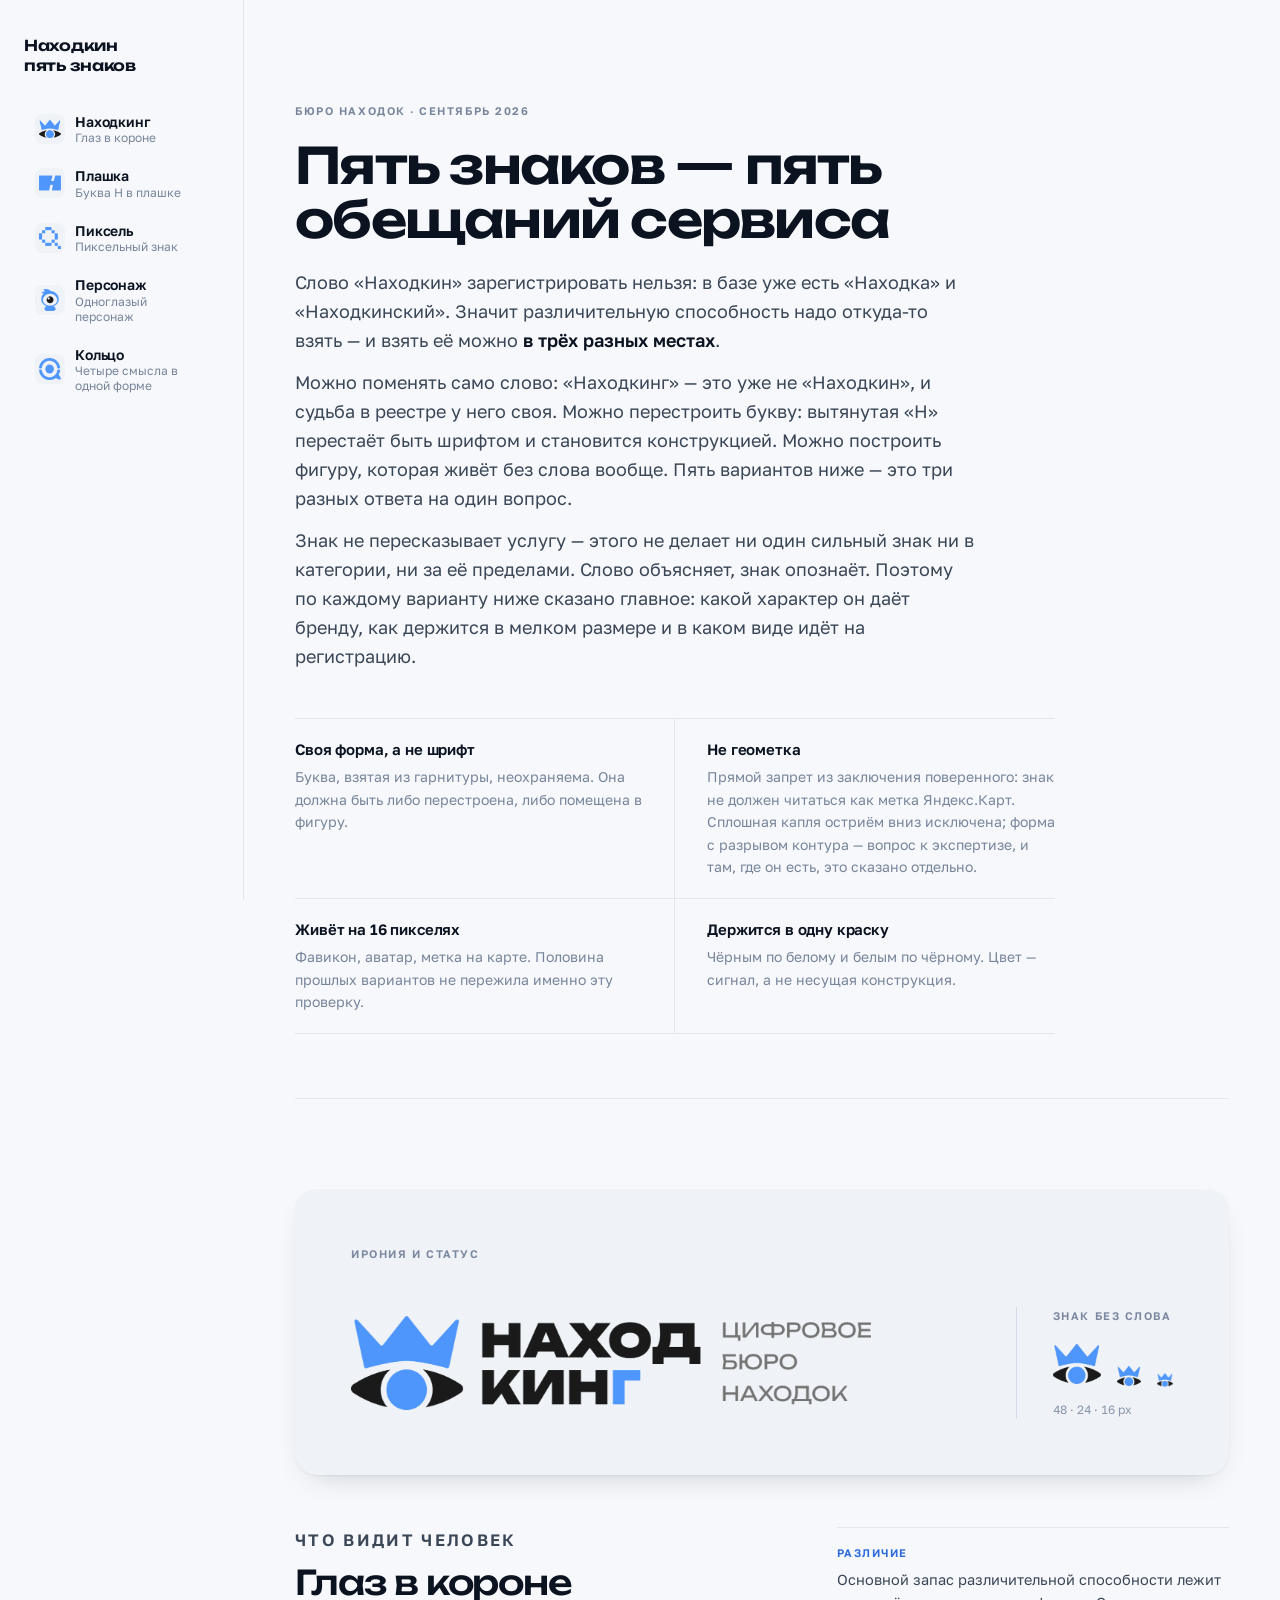
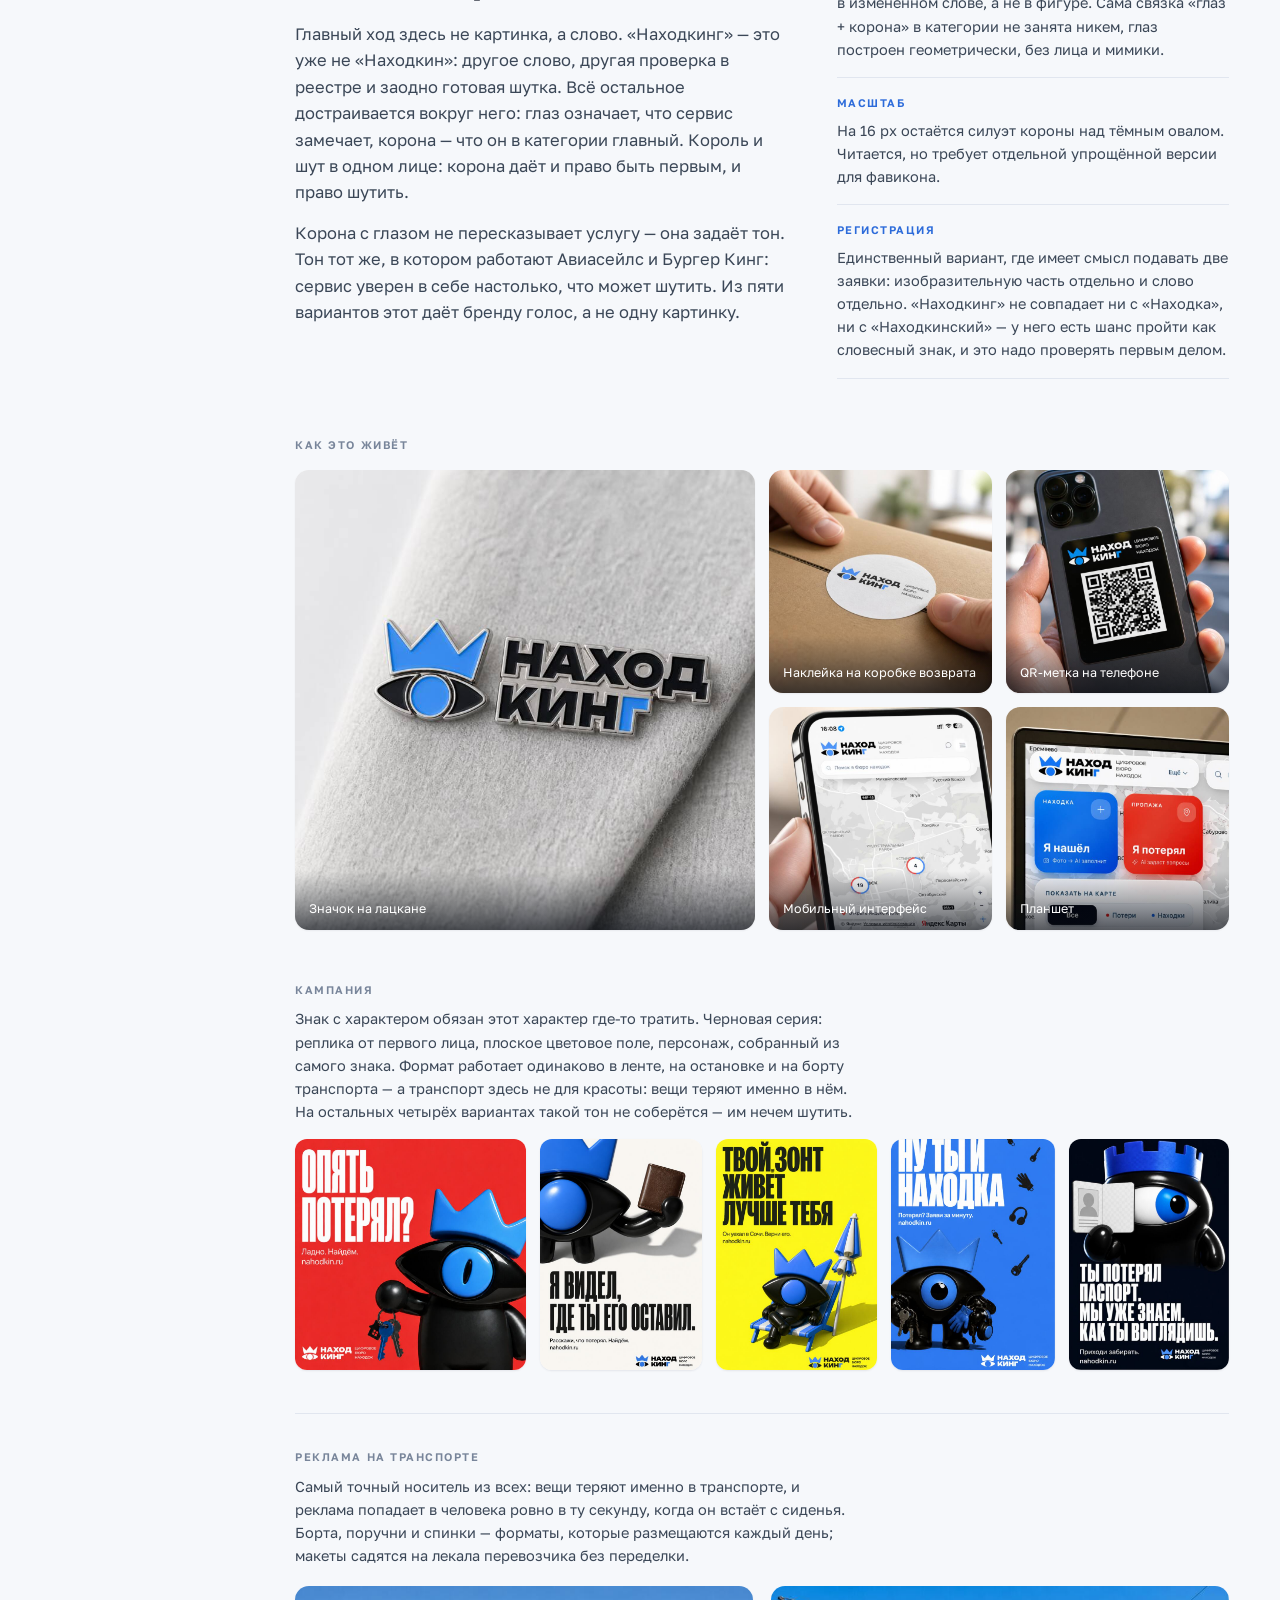
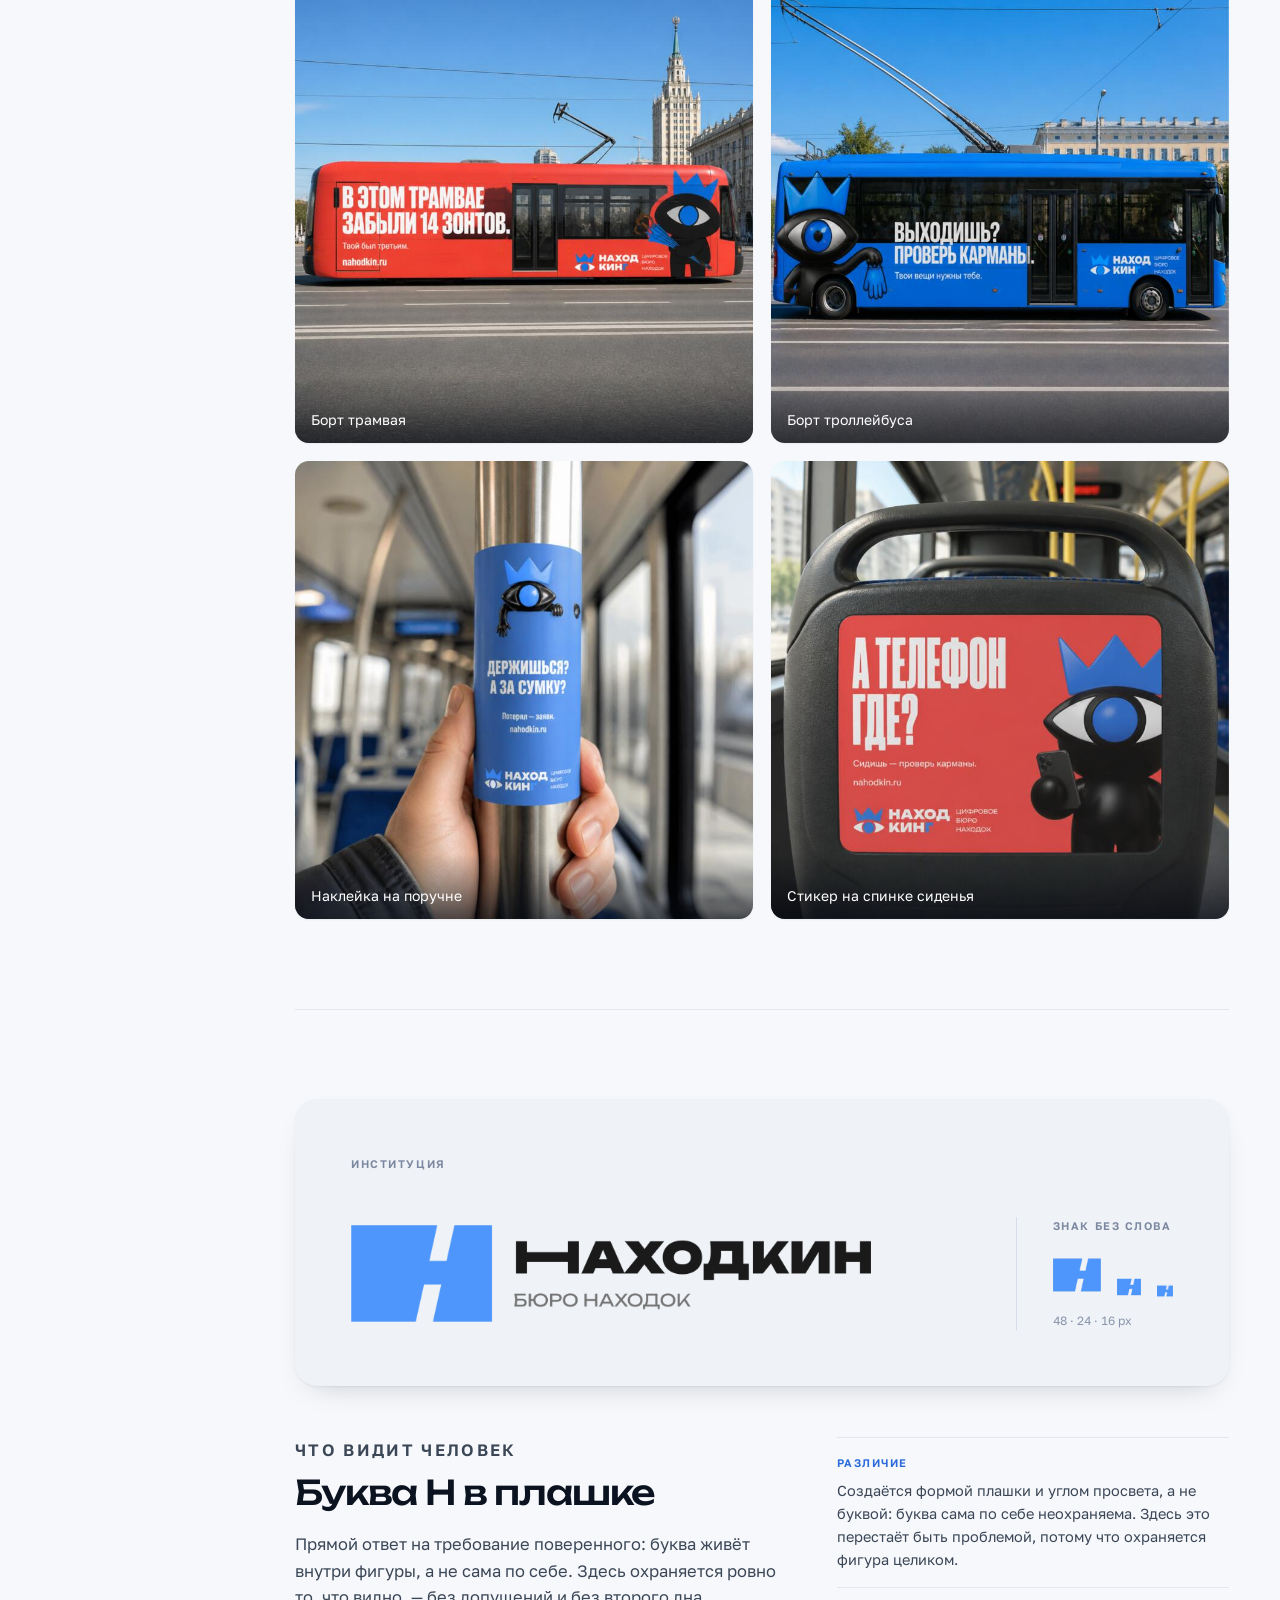
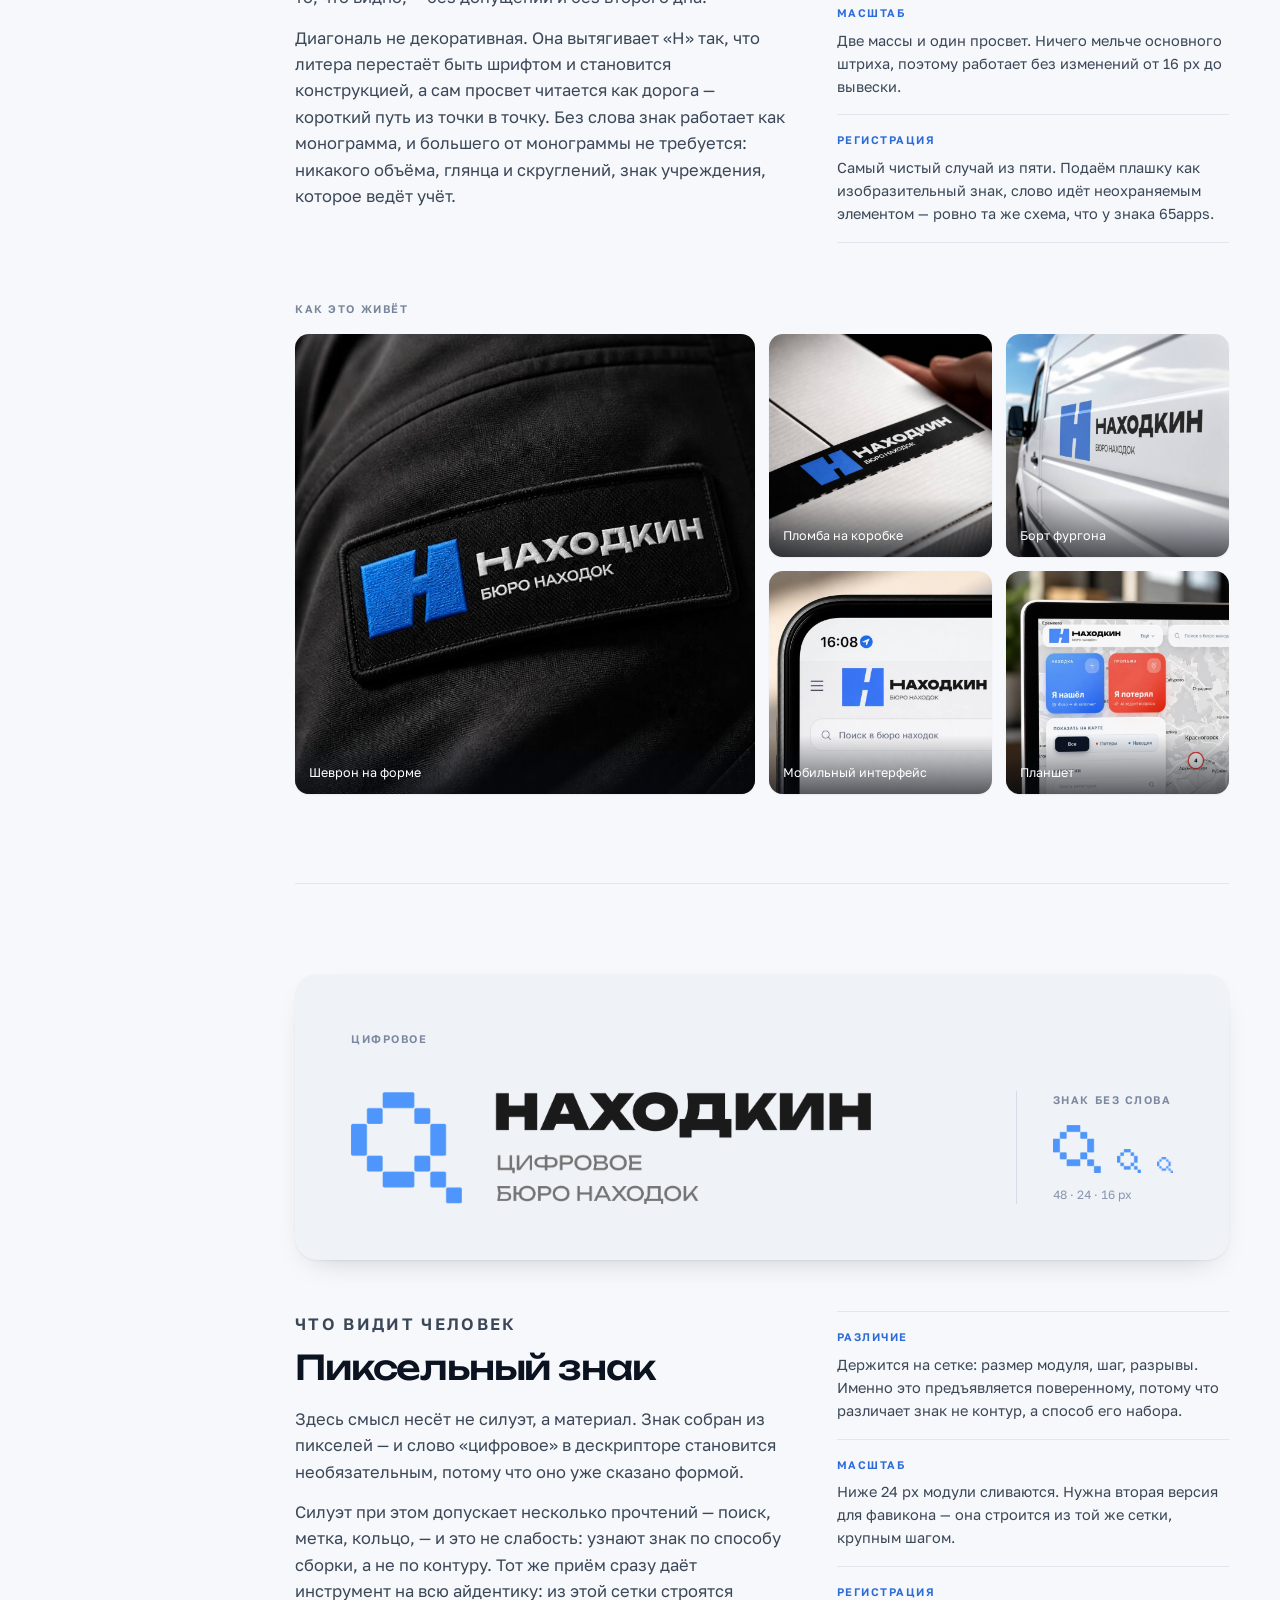
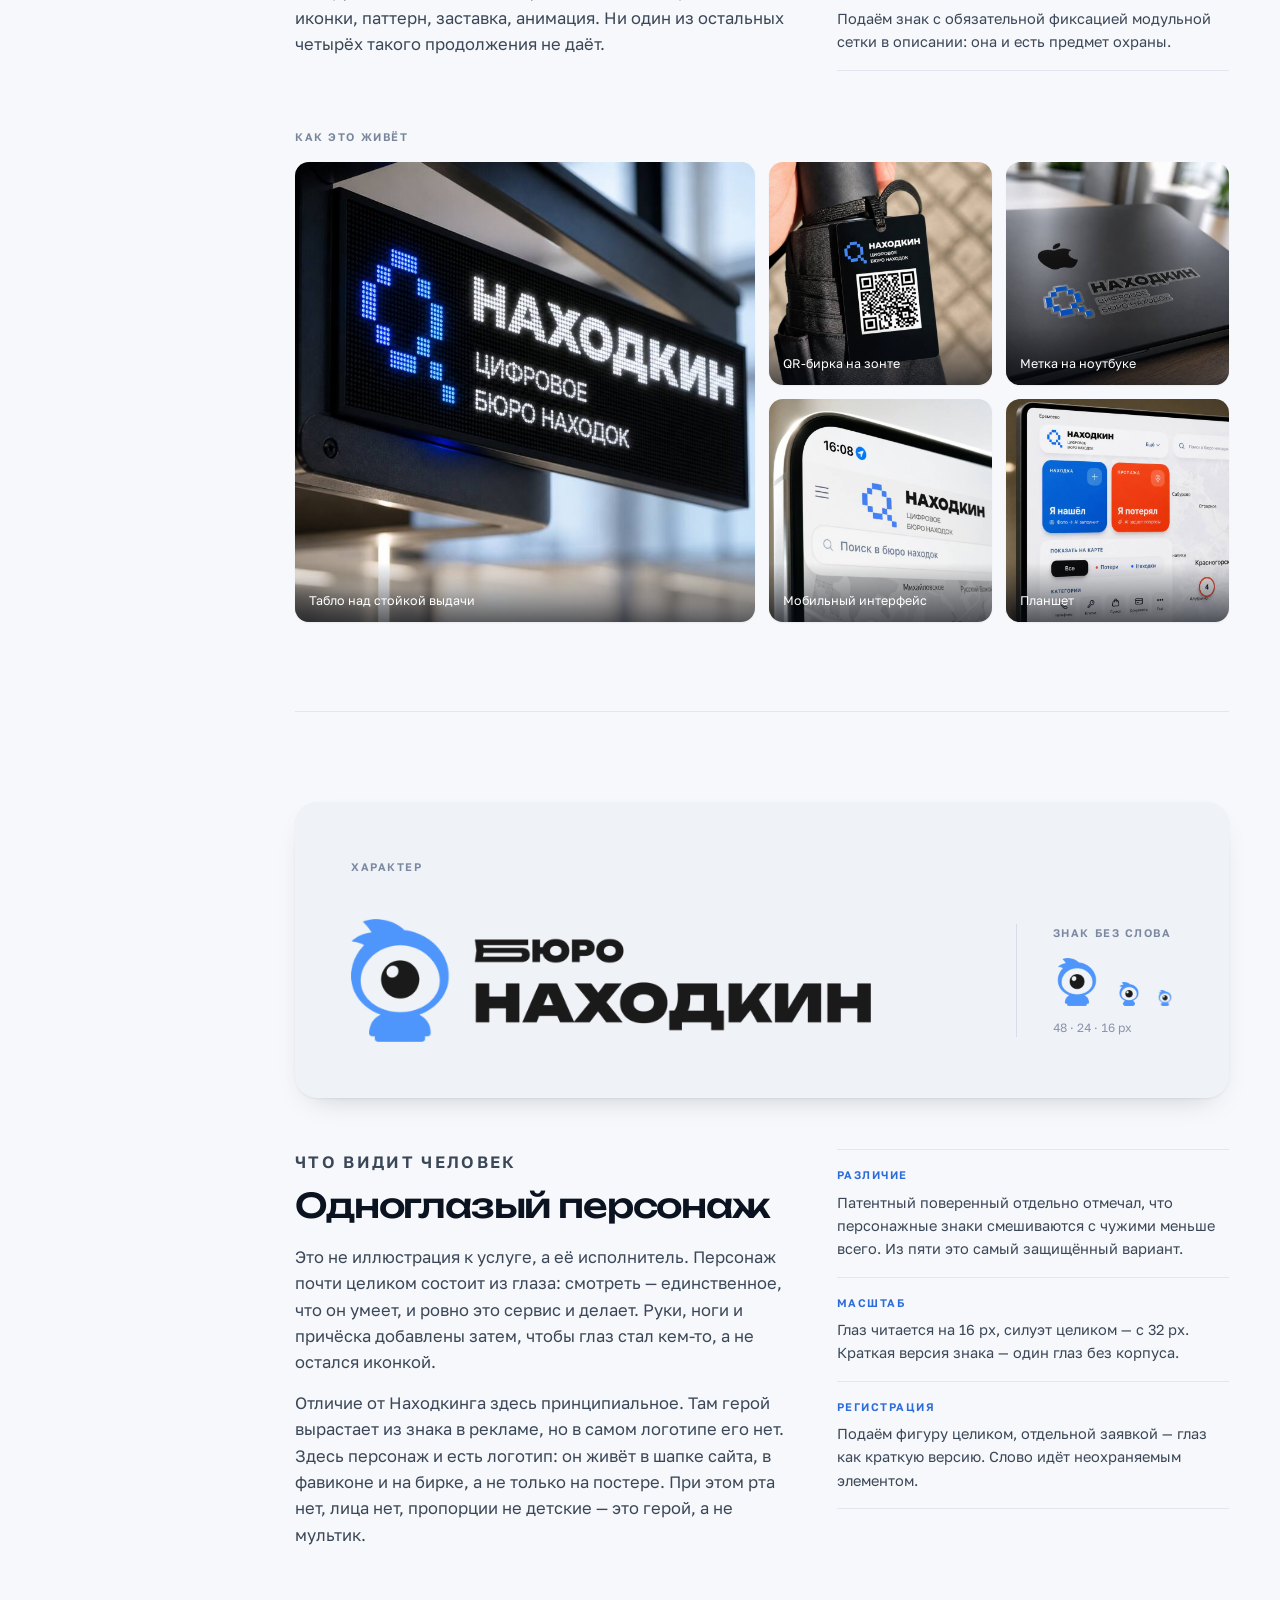
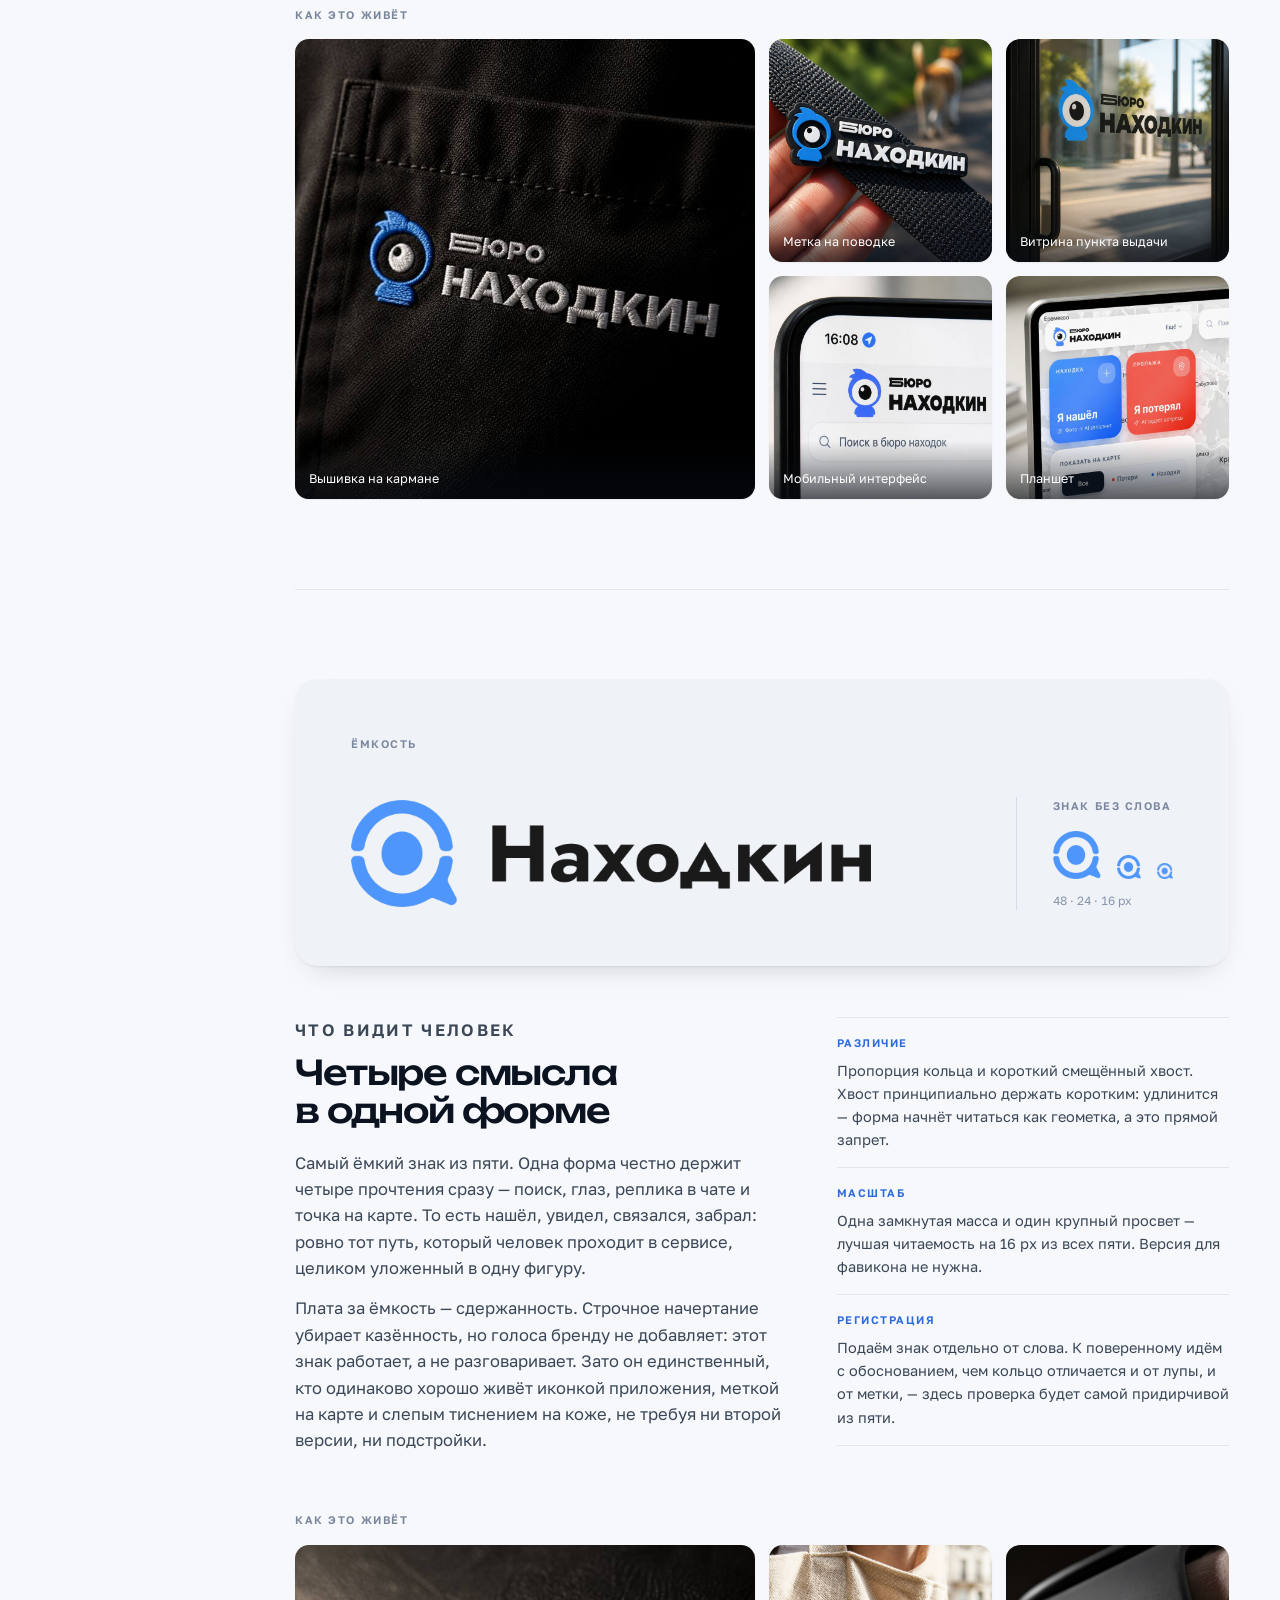
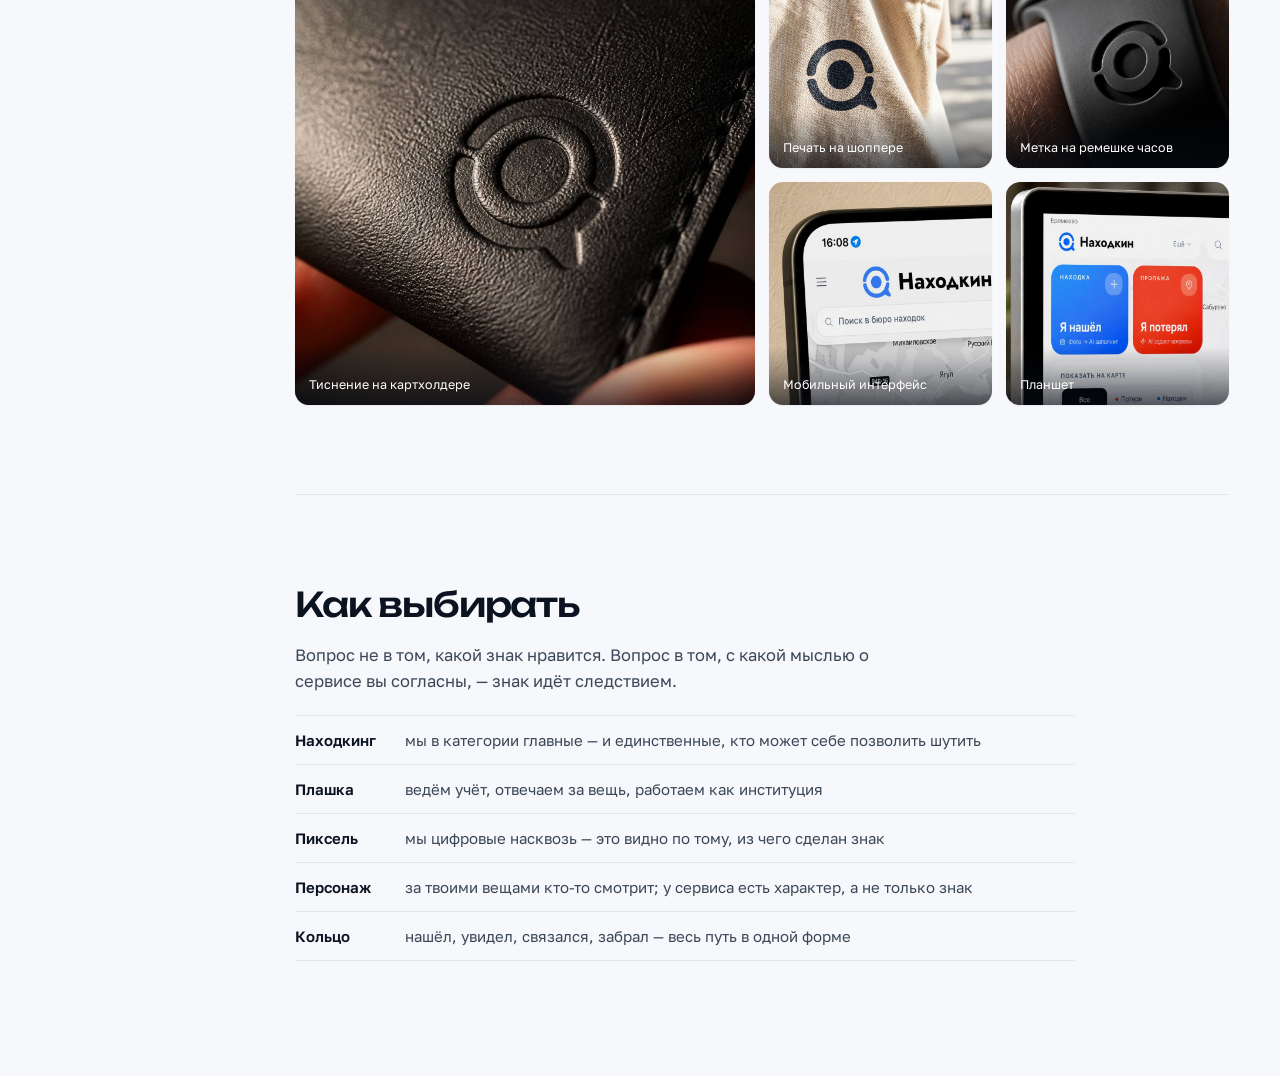
<file: hifi-5a56c98d8a/znaki/index.html>
<!doctype html>
<html lang="ru">
<head>
<meta charset="utf-8">
<meta name="viewport" content="width=device-width, initial-scale=1">
<meta name="robots" content="noindex, nofollow">
<meta name="description" content="Пять вариантов знака «Находкин»: идея, критерии, форма регистрации и носители по каждому.">
<title>Пять знаков Находкина</title>
<link rel="preconnect" href="https://fonts.googleapis.com">
<link rel="preconnect" href="https://fonts.gstatic.com" crossorigin>
<link rel="stylesheet" href="https://fonts.googleapis.com/css2?family=Golos+Text:wght@400..800&family=Unbounded:wght@400..700&display=swap">
<style>
:root {
  --ground:#F6F8FB; --surface:#FFFFFF; --paper:#EFF2F7; --paper-ink:#0B1220;
  --ink:#0B1220; --ink2:#3B4757; --muted:#78859A;
  --rule:#E1E6EF; --rule-2:#CBD3E0; --accent:#2C6BDA; --shadow:0 1px 2px rgba(11,18,32,.05),0 12px 32px -18px rgba(11,18,32,.28);
}
@media (prefers-color-scheme: dark) {
  :root:not([data-theme="light"]) {
    --ground:#080C13; --surface:#101724; --paper:#EAEEF5; --paper-ink:#0B1220;
    --ink:#E8EDF5; --ink2:#B6C1D1; --muted:#8492A6;
    --rule:#1C2432; --rule-2:#2B3547; --accent:#79A9FF; --shadow:0 1px 2px rgba(0,0,0,.4),0 16px 40px -20px rgba(0,0,0,.75);
  }
}
:root[data-theme="dark"] {
  --ground:#080C13; --surface:#101724; --paper:#EAEEF5; --paper-ink:#0B1220;
  --ink:#E8EDF5; --ink2:#B6C1D1; --muted:#8492A6;
  --rule:#1C2432; --rule-2:#2B3547; --accent:#79A9FF; --shadow:0 1px 2px rgba(0,0,0,.4),0 16px 40px -20px rgba(0,0,0,.75);
}

* { box-sizing:border-box; }
body {
  margin:0; background:var(--ground); color:var(--ink);
  font-family:"Golos Text","Golos Text Fallback",-apple-system,BlinkMacSystemFont,"Segoe UI",Roboto,sans-serif;
  font-size:16px; line-height:1.6; -webkit-font-smoothing:antialiased;
}
img { max-width:100%; display:block; }
a { color:inherit; }
h1,h2,h3,h4 { margin:0; text-wrap:balance; }
p { margin:0; }

.label {
  font-size:11px; font-weight:600; letter-spacing:.14em; text-transform:uppercase;
  color:var(--muted); margin:0;
}

/* ── каркас ───────────────────────────────────────────── */
.shell { display:block; }
@media (min-width:1080px) {
  .shell { display:grid; grid-template-columns:244px minmax(0,1fr); align-items:start; }
}

/* ── навигация ────────────────────────────────────────── */
.rail {
  position:sticky; top:0; z-index:30; background:var(--ground);
  border-bottom:1px solid var(--rule);
}
.rail-inner { padding:12px clamp(16px,4vw,32px); }
.rail-title { display:none; }
.nav { display:flex; gap:6px; overflow-x:auto; scrollbar-width:none; }
.nav::-webkit-scrollbar { display:none; }
.nav-item {
  display:flex; align-items:center; gap:10px; flex:0 0 auto;
  padding:7px 12px 7px 8px; border-radius:999px; text-decoration:none;
  border:1px solid transparent; transition:background .18s,border-color .18s;
}
.nav-item:hover { background:var(--surface); }
.nav-item.on { background:var(--surface); border-color:var(--rule-2); }
.nav-mark {
  width:30px; height:30px; flex:0 0 30px; border-radius:8px; background:var(--paper);
  display:grid; place-items:center; padding:4px;
}
.nav-mark img { width:100%; height:100%; object-fit:contain; }
.nav-txt { display:flex; flex-direction:column; line-height:1.25; }
.nav-txt b { font-size:14px; font-weight:600; letter-spacing:-.01em; }
.nav-txt i { display:none; }
.nav-item:focus-visible { outline:2px solid var(--accent); outline-offset:2px; }

@media (min-width:1080px) {
  .rail {
    height:100vh; border-bottom:0; border-right:1px solid var(--rule);
    display:flex; align-items:stretch;
  }
  .rail-inner { padding:36px 24px; width:100%; display:flex; flex-direction:column; gap:26px; }
  .rail-title {
    display:block; font-family:"Unbounded",sans-serif; font-weight:600;
    font-size:15px; letter-spacing:-.02em; line-height:1.35;
  }
  .rail-title span { display:block; font-family:inherit; }
  .nav { flex-direction:column; overflow:visible; gap:2px; }
  .nav-item { border-radius:12px; padding:9px 10px; }
  .nav-txt i { display:block; font-style:normal; font-size:12px; color:var(--muted); }
}

/* ── содержимое ───────────────────────────────────────── */
main { padding:0 clamp(18px,4vw,64px); max-width:1180px; }

.hero { padding:clamp(48px,8vw,104px) 0 clamp(36px,5vw,64px); max-width:760px; }
.hero h1 {
  font-family:"Unbounded",sans-serif; font-weight:600;
  font-size:clamp(30px,5.4vw,50px); line-height:1.08; letter-spacing:-.035em;
}
.hero .kicker { margin-bottom:18px; }
.hero .lede {
  margin-top:22px; font-size:clamp(16px,1.7vw,18px); color:var(--ink2); max-width:62ch;
}
.hero .lede + .lede { margin-top:14px; }
.hero .lede em { font-style:normal; color:var(--ink); font-weight:600; }

.crits {
  display:grid; gap:0; margin-top:clamp(32px,4vw,48px);
  border-top:1px solid var(--rule);
}
@media (min-width:720px) { .crits { grid-template-columns:1fr 1fr; } }
.crit { padding:18px 0 20px; border-bottom:1px solid var(--rule); }
@media (min-width:720px) {
  .crit:nth-child(odd) { padding-right:32px; border-right:1px solid var(--rule); }
  .crit:nth-child(even) { padding-left:32px; }
}
.crit h4 { font-size:15px; font-weight:600; letter-spacing:-.01em; }
.crit p { margin-top:5px; font-size:14px; color:var(--muted); }

/* ── глава ────────────────────────────────────────────── */
.chapter { padding:clamp(52px,7vw,104px) 0; border-top:1px solid var(--rule); scroll-margin-top:88px; }
@media (min-width:1080px) { .chapter { scroll-margin-top:24px; } }

.stage {
  background:var(--paper); color:var(--paper-ink); border-radius:22px;
  padding:clamp(28px,5vw,56px); display:grid; gap:clamp(24px,4vw,44px);
  box-shadow:var(--shadow);
}
@media (min-width:860px) {
  .stage { grid-template-columns:minmax(0,1fr) auto; align-items:center; }
}
.stage-tag {
  grid-column:1/-1; font-size:11px; font-weight:600; letter-spacing:.14em;
  text-transform:uppercase; color:#7C88A0;
}
.lockup { width:100%; max-width:520px; height:auto; }
.sizes { display:flex; flex-direction:column; gap:12px; }
@media (min-width:860px) {
  .sizes { border-left:1px solid #D6DCE8; padding-left:clamp(20px,3vw,36px); }
}
.sizes .label { color:#7C88A0; }
.sizes-row { display:flex; align-items:flex-end; gap:16px; height:52px; }
.sz { display:block; }
.sz img { display:block; width:100%; height:100%; object-fit:contain; }
.sz-48 { width:48px; height:48px; }
.sz-24 { width:24px; height:24px; }
.sz-16 { width:16px; height:16px; }
.sizes-note { font-size:12px; color:#8A96AC; font-variant-numeric:tabular-nums; }

.cols { display:grid; gap:clamp(28px,4vw,56px); margin-top:clamp(32px,4vw,56px); }
@media (min-width:900px) { .cols { grid-template-columns:minmax(0,1.25fr) minmax(0,1fr); } }
.idea .glance {
  font-family:"Unbounded",sans-serif; font-weight:500;
  font-size:clamp(24px,3.4vw,34px); letter-spacing:-.035em; line-height:1.12;
  margin:10px 0 20px;
}
.idea p { font-size:16.5px; color:var(--ink2); max-width:60ch; }
.idea p + p { margin-top:14px; }

.spec { margin:0; border-top:1px solid var(--rule); }
.spec-row { padding:16px 0; border-bottom:1px solid var(--rule); }
.spec dt {
  font-size:11px; font-weight:600; letter-spacing:.14em; text-transform:uppercase;
  color:var(--accent);
}
.spec dd { margin:7px 0 0; font-size:14.5px; color:var(--ink2); }

.campaign { margin-top:clamp(30px,4vw,52px); }
.campaign-note { margin:9px 0 16px; font-size:14.5px; color:var(--ink2); max-width:62ch; }
.posters { display:flex; gap:clamp(8px,1.1vw,14px); align-items:flex-start; }
.poster { flex-shrink:1; flex-basis:0; min-width:0; }
.poster-btn {
  display:block; width:100%; padding:0; border:0; background:var(--surface);
  border-radius:12px; overflow:hidden; cursor:zoom-in; line-height:0;
  box-shadow:0 1px 2px rgba(11,18,32,.08);
}
.poster-btn img { width:100%; height:auto; display:block; transition:transform .4s cubic-bezier(.2,.7,.3,1); }
.poster-btn:hover img { transform:scale(1.02); }
.poster-btn:focus-visible { outline:2px solid var(--accent); outline-offset:3px; }
@media (max-width:699px) {
  .posters { overflow-x:auto; padding-bottom:8px; scrollbar-width:none; }
  .posters::-webkit-scrollbar { display:none; }
  .poster { flex:0 0 auto; }
  .poster-btn img { height:360px; width:auto; }
}

.transport-block {
  margin-top:clamp(26px,3.4vw,44px); padding-top:clamp(22px,3vw,34px);
  border-top:1px solid var(--rule);
}
.transport-block .campaign-note { margin:9px 0 18px; }
.transport { display:grid; grid-template-columns:1fr; gap:clamp(10px,1.4vw,18px); }
@media (min-width:560px) { .transport { grid-template-columns:repeat(2,1fr); } }
.transport .cap { font-size:14px; padding:34px 16px 14px; }

.carriers { margin-top:clamp(34px,4.5vw,60px); }
.carriers-label { margin-bottom:16px; }
.shots { display:grid; grid-template-columns:repeat(2,1fr); gap:clamp(8px,1.1vw,14px); }
@media (min-width:700px) { .shots { grid-template-columns:repeat(4,1fr); } }
.s1 { grid-column:span 2; grid-row:span 2; }
.shot { margin:0; position:relative; }
.shot-btn {
  display:block; width:100%; aspect-ratio:1/1; padding:0; border:0; background:var(--surface);
  border-radius:14px; overflow:hidden; cursor:zoom-in; line-height:0;
  box-shadow:0 1px 2px rgba(11,18,32,.06);
}
.shot-btn img { width:100%; height:100%; object-fit:cover; transition:transform .4s cubic-bezier(.2,.7,.3,1); }
.shot-btn:hover img { transform:scale(1.02); }
.shot-btn:focus-visible { outline:2px solid var(--accent); outline-offset:3px; }
.cap {
  position:absolute; left:0; right:0; bottom:0; padding:30px 14px 12px;
  font-size:12.5px; line-height:1.3; color:#fff; pointer-events:none; border-radius:0 0 14px 14px;
  background:linear-gradient(to top, rgba(6,10,18,.66), rgba(6,10,18,.28) 55%, rgba(6,10,18,0));
}

/* ── финал ────────────────────────────────────────────── */
.outro { padding:clamp(52px,7vw,104px) 0 clamp(64px,9vw,130px); border-top:1px solid var(--rule); }
.outro-grid { display:grid; gap:clamp(28px,4vw,56px); }
.outro-grid { max-width:780px; }
.outro h2 {
  font-family:"Unbounded",sans-serif; font-weight:500;
  font-size:clamp(24px,3.4vw,34px); letter-spacing:-.035em; line-height:1.15; margin-bottom:18px;
}
.outro p { font-size:16.5px; color:var(--ink2); max-width:60ch; }
.outro p + p { margin-top:14px; }
.choices { margin:20px 0 0; padding:0; list-style:none; border-top:1px solid var(--rule); }
.choices li {
  display:flex; gap:14px; align-items:baseline; padding:12px 0;
  border-bottom:1px solid var(--rule); font-size:15px; color:var(--ink2);
}
.choices b { flex:0 0 96px; color:var(--ink); font-weight:600; }

/* ── лайтбокс ─────────────────────────────────────────── */
.lb {
  position:fixed; inset:0; z-index:80; background:rgba(6,10,18,.88);
  display:grid; place-items:center; padding:clamp(16px,4vw,48px); gap:14px;
  grid-template-rows:1fr auto; cursor:zoom-out;
}
.lb img { max-width:min(100%,900px); max-height:78vh; border-radius:16px; object-fit:contain; }
.lb p { color:#C9D3E4; font-size:13px; text-align:center; }

/* ── появление ────────────────────────────────────────── */
.chapter, .outro { opacity:0; transform:translateY(14px); transition:opacity .6s ease, transform .6s cubic-bezier(.2,.7,.3,1); }
.chapter.in, .outro.in { opacity:1; transform:none; }
@media (prefers-reduced-motion: reduce) {
  .chapter, .outro { opacity:1; transform:none; transition:none; }
  .shot-btn img, .poster-btn img { transition:none; }
  html { scroll-behavior:auto; }
}
html { scroll-behavior:smooth; }
</style>
<style>html{color-scheme:light dark}*{-webkit-text-size-adjust:100%}img{max-width:100%}[hidden]{display:none!important}</style>
</head>
<body>


<div class="shell">
  <aside class="rail">
    <div class="rail-inner">
      <p class="rail-title">Находкин<span>пять знаков</span></p>
      <nav class="nav" aria-label="Варианты знака">
        <a class="nav-item" href="#nahodking" data-target="nahodking"><span class="nav-mark"><img src="img/sym-g19.png" alt=""></span><span class="nav-txt"><b>Находкинг</b><i>Глаз в короне</i></span></a>
<a class="nav-item" href="#flag" data-target="flag"><span class="nav-mark"><img src="img/sym-g8.png" alt=""></span><span class="nav-txt"><b>Плашка</b><i>Буква Н в плашке</i></span></a>
<a class="nav-item" href="#pixel" data-target="pixel"><span class="nav-mark"><img src="img/sym-g4.png" alt=""></span><span class="nav-txt"><b>Пиксель</b><i>Пиксельный знак</i></span></a>
<a class="nav-item" href="#character" data-target="character"><span class="nav-mark"><img src="img/sym-g11.png" alt=""></span><span class="nav-txt"><b>Персонаж</b><i>Одноглазый персонаж</i></span></a>
<a class="nav-item" href="#ring" data-target="ring"><span class="nav-mark"><img src="img/sym-g13.png" alt=""></span><span class="nav-txt"><b>Кольцо</b><i>Четыре смысла в одной форме</i></span></a>
      </nav>
    </div>
  </aside>

  <main>
    <header class="hero">
      <p class="label kicker">Бюро находок · сентябрь 2026</p>
      <h1>Пять знаков — пять обещаний сервиса</h1>
      <p class="lede">Слово «Находкин» зарегистрировать нельзя: в базе уже есть «Находка» и «Находкинский». Значит различительную способность надо откуда-то взять — и взять её можно <em>в трёх разных местах</em>.</p>
      <p class="lede">Можно поменять само слово: «Находкинг» — это уже не «Находкин», и судьба в реестре у него своя. Можно перестроить букву: вытянутая «Н» перестаёт быть шрифтом и становится конструкцией. Можно построить фигуру, которая живёт без слова вообще. Пять вариантов ниже — это три разных ответа на один вопрос.</p>
      <p class="lede">Знак не пересказывает услугу — этого не делает ни один сильный знак ни в категории, ни за её пределами. Слово объясняет, знак опознаёт. Поэтому по каждому варианту ниже сказано главное: какой характер он даёт бренду, как держится в мелком размере и в каком виде идёт на регистрацию.</p>
      <div class="crits">
        <div class="crit"><h4>Своя форма, а не шрифт</h4><p>Буква, взятая из гарнитуры, неохраняема. Она должна быть либо перестроена, либо помещена в фигуру.</p></div>
<div class="crit"><h4>Не геометка</h4><p>Прямой запрет из заключения поверенного: знак не должен читаться как метка Яндекс.Карт. Сплошная капля остриём вниз исключена; форма с разрывом контура — вопрос к экспертизе, и там, где он есть, это сказано отдельно.</p></div>
<div class="crit"><h4>Живёт на 16 пикселях</h4><p>Фавикон, аватар, метка на карте. Половина прошлых вариантов не пережила именно эту проверку.</p></div>
<div class="crit"><h4>Держится в одну краску</h4><p>Чёрным по белому и белым по чёрному. Цвет — сигнал, а не несущая конструкция.</p></div>
      </div>
    </header>

    
<section class="chapter" id="nahodking">
  <div class="stage">
    <p class="stage-tag">Ирония и статус</p>
    <img class="lockup" src="img/lock-g19.png" alt="Логотип «Находкинг»">
    <div class="sizes">
      <p class="label">Знак без слова</p>
      <div class="sizes-row">
        <span class="sz sz-48"><img src="img/sym-g19.png" alt=""></span>
        <span class="sz sz-24"><img src="img/sym-g19.png" alt=""></span>
        <span class="sz sz-16"><img src="img/sym-g19.png" alt=""></span>
      </div>
      <p class="sizes-note">48 · 24 · 16 px</p>
    </div>
  </div>

  <div class="cols">
    <div class="idea">
      <p class="label">Что видит человек</p>
      <h3 class="glance">Глаз в короне</h3>
      <p>Главный ход здесь не картинка, а слово. «Находкинг» — это уже не «Находкин»: другое слово, другая проверка в реестре и заодно готовая шутка. Всё остальное достраивается вокруг него: глаз означает, что сервис замечает, корона — что он в категории главный. Король и шут в одном лице: корона даёт и право быть первым, и право шутить.</p>
<p>Корона с глазом не пересказывает услугу — она задаёт тон. Тон тот же, в котором работают Авиасейлс и Бургер Кинг: сервис уверен в себе настолько, что может шутить. Из пяти вариантов этот даёт бренду голос, а не одну картинку.</p>
    </div>
    <dl class="spec">
      <div class="spec-row"><dt>Различие</dt><dd>Основной запас различительной способности лежит в изменённом слове, а не в фигуре. Сама связка «глаз + корона» в категории не занята никем, глаз построен геометрически, без лица и мимики.</dd></div>
<div class="spec-row"><dt>Масштаб</dt><dd>На 16 px остаётся силуэт короны над тёмным овалом. Читается, но требует отдельной упрощённой версии для фавикона.</dd></div>
<div class="spec-row"><dt>Регистрация</dt><dd>Единственный вариант, где имеет смысл подавать две заявки: изобразительную часть отдельно и слово отдельно. «Находкинг» не совпадает ни с «Находка», ни с «Находкинский» — у него есть шанс пройти как словесный знак, и это надо проверять первым делом.</dd></div>
    </dl>
  </div>

  <div class="carriers">
    <p class="label carriers-label">Как это живёт</p>
    <div class="shots">
      <figure class="shot s1"><button class="shot-btn" type="button" data-full="img/g19-1.jpg" data-cap="Находкинг — Значок на лацкане"><img src="img/g19-1.jpg" alt="Значок на лацкане" loading="lazy"></button><div class="cap">Значок на лацкане</div></figure><figure class="shot s2"><button class="shot-btn" type="button" data-full="img/g19-2.jpg" data-cap="Находкинг — Наклейка на коробке возврата"><img src="img/g19-2.jpg" alt="Наклейка на коробке возврата" loading="lazy"></button><div class="cap">Наклейка на коробке возврата</div></figure><figure class="shot s3"><button class="shot-btn" type="button" data-full="img/g19-3.jpg" data-cap="Находкинг — QR-метка на телефоне"><img src="img/g19-3.jpg" alt="QR-метка на телефоне" loading="lazy"></button><div class="cap">QR-метка на телефоне</div></figure><figure class="shot s4"><button class="shot-btn" type="button" data-full="img/g19-4.jpg" data-cap="Находкинг — Мобильный интерфейс"><img src="img/g19-4.jpg" alt="Мобильный интерфейс" loading="lazy"></button><div class="cap">Мобильный интерфейс</div></figure><figure class="shot s5"><button class="shot-btn" type="button" data-full="img/g19-5.jpg" data-cap="Находкинг — Планшет"><img src="img/g19-5.jpg" alt="Планшет" loading="lazy"></button><div class="cap">Планшет</div></figure>
    </div>
  </div>
  <div class="campaign"><p class="label">Кампания</p><p class="campaign-note">Знак с характером обязан этот характер где-то тратить. Черновая серия: реплика от первого лица, плоское цветовое поле, персонаж, собранный из самого знака. Формат работает одинаково в ленте, на остановке и на борту транспорта — а транспорт здесь не для красоты: вещи теряют именно в нём. На остальных четырёх вариантах такой тон не соберётся — им нечем шутить.</p><div class="posters"><div class="poster" style="flex-grow:1.0000"><button class="poster-btn" type="button" data-full="img/poster-1.jpg" data-cap="Находкинг — «Опять потерял?»"><img src="img/poster-1.jpg" alt="Постер «Опять потерял?»" loading="lazy"></button></div><div class="poster" style="flex-grow:0.7067"><button class="poster-btn" type="button" data-full="img/poster-2.jpg" data-cap="Находкинг — «Я видел, где ты его оставил»"><img src="img/poster-2.jpg" alt="Постер «Я видел, где ты его оставил»" loading="lazy"></button></div><div class="poster" style="flex-grow:0.6956"><button class="poster-btn" type="button" data-full="img/poster-3.jpg" data-cap="Находкинг — «Твой зонт живёт лучше тебя»"><img src="img/poster-3.jpg" alt="Постер «Твой зонт живёт лучше тебя»" loading="lazy"></button></div><div class="poster" style="flex-grow:0.7122"><button class="poster-btn" type="button" data-full="img/poster-4.jpg" data-cap="Находкинг — «Ну ты и находка»"><img src="img/poster-4.jpg" alt="Постер «Ну ты и находка»" loading="lazy"></button></div><div class="poster" style="flex-grow:0.6956"><button class="poster-btn" type="button" data-full="img/poster-5.jpg" data-cap="Находкинг — «Ты потерял паспорт»"><img src="img/poster-5.jpg" alt="Постер «Ты потерял паспорт»" loading="lazy"></button></div></div><div class="transport-block"><p class="label">Реклама на транспорте</p><p class="campaign-note">Самый точный носитель из всех: вещи теряют именно в транспорте, и реклама попадает в человека ровно в ту секунду, когда он встаёт с сиденья. Борта, поручни и спинки — форматы, которые размещаются каждый день; макеты садятся на лекала перевозчика без переделки.</p><div class="transport"><figure class="shot"><button class="shot-btn" type="button" data-full="img/transport-1.jpg" data-cap="Находкинг — Борт трамвая"><img src="img/transport-1.jpg" alt="Борт трамвая" loading="lazy"></button><div class="cap">Борт трамвая</div></figure><figure class="shot"><button class="shot-btn" type="button" data-full="img/transport-2.jpg" data-cap="Находкинг — Борт троллейбуса"><img src="img/transport-2.jpg" alt="Борт троллейбуса" loading="lazy"></button><div class="cap">Борт троллейбуса</div></figure><figure class="shot"><button class="shot-btn" type="button" data-full="img/transport-3.jpg" data-cap="Находкинг — Наклейка на поручне"><img src="img/transport-3.jpg" alt="Наклейка на поручне" loading="lazy"></button><div class="cap">Наклейка на поручне</div></figure><figure class="shot"><button class="shot-btn" type="button" data-full="img/transport-4.jpg" data-cap="Находкинг — Стикер на спинке сиденья"><img src="img/transport-4.jpg" alt="Стикер на спинке сиденья" loading="lazy"></button><div class="cap">Стикер на спинке сиденья</div></figure></div></div></div>
</section>

<section class="chapter" id="flag">
  <div class="stage">
    <p class="stage-tag">Институция</p>
    <img class="lockup" src="img/lock-g8.png" alt="Логотип «Плашка»">
    <div class="sizes">
      <p class="label">Знак без слова</p>
      <div class="sizes-row">
        <span class="sz sz-48"><img src="img/sym-g8.png" alt=""></span>
        <span class="sz sz-24"><img src="img/sym-g8.png" alt=""></span>
        <span class="sz sz-16"><img src="img/sym-g8.png" alt=""></span>
      </div>
      <p class="sizes-note">48 · 24 · 16 px</p>
    </div>
  </div>

  <div class="cols">
    <div class="idea">
      <p class="label">Что видит человек</p>
      <h3 class="glance">Буква Н в плашке</h3>
      <p>Прямой ответ на требование поверенного: буква живёт внутри фигуры, а не сама по себе. Здесь охраняется ровно то, что видно, — без допущений и без второго дна.</p>
<p>Диагональ не декоративная. Она вытягивает «Н» так, что литера перестаёт быть шрифтом и становится конструкцией, а сам просвет читается как дорога — короткий путь из точки в точку. Без слова знак работает как монограмма, и большего от монограммы не требуется: никакого объёма, глянца и скруглений, знак учреждения, которое ведёт учёт.</p>
    </div>
    <dl class="spec">
      <div class="spec-row"><dt>Различие</dt><dd>Создаётся формой плашки и углом просвета, а не буквой: буква сама по себе неохраняема. Здесь это перестаёт быть проблемой, потому что охраняется фигура целиком.</dd></div>
<div class="spec-row"><dt>Масштаб</dt><dd>Две массы и один просвет. Ничего мельче основного штриха, поэтому работает без изменений от 16 px до вывески.</dd></div>
<div class="spec-row"><dt>Регистрация</dt><dd>Самый чистый случай из пяти. Подаём плашку как изобразительный знак, слово идёт неохраняемым элементом — ровно та же схема, что у знака 65apps.</dd></div>
    </dl>
  </div>

  <div class="carriers">
    <p class="label carriers-label">Как это живёт</p>
    <div class="shots">
      <figure class="shot s1"><button class="shot-btn" type="button" data-full="img/g8-1.jpg" data-cap="Плашка — Шеврон на форме"><img src="img/g8-1.jpg" alt="Шеврон на форме" loading="lazy"></button><div class="cap">Шеврон на форме</div></figure><figure class="shot s2"><button class="shot-btn" type="button" data-full="img/g8-2.jpg" data-cap="Плашка — Пломба на коробке"><img src="img/g8-2.jpg" alt="Пломба на коробке" loading="lazy"></button><div class="cap">Пломба на коробке</div></figure><figure class="shot s3"><button class="shot-btn" type="button" data-full="img/g8-3.jpg" data-cap="Плашка — Борт фургона"><img src="img/g8-3.jpg" alt="Борт фургона" loading="lazy"></button><div class="cap">Борт фургона</div></figure><figure class="shot s4"><button class="shot-btn" type="button" data-full="img/g8-4.jpg" data-cap="Плашка — Мобильный интерфейс"><img src="img/g8-4.jpg" alt="Мобильный интерфейс" loading="lazy"></button><div class="cap">Мобильный интерфейс</div></figure><figure class="shot s5"><button class="shot-btn" type="button" data-full="img/g8-5.jpg" data-cap="Плашка — Планшет"><img src="img/g8-5.jpg" alt="Планшет" loading="lazy"></button><div class="cap">Планшет</div></figure>
    </div>
  </div>
  
</section>

<section class="chapter" id="pixel">
  <div class="stage">
    <p class="stage-tag">Цифровое</p>
    <img class="lockup" src="img/lock-g4.png" alt="Логотип «Пиксель»">
    <div class="sizes">
      <p class="label">Знак без слова</p>
      <div class="sizes-row">
        <span class="sz sz-48"><img src="img/sym-g4.png" alt=""></span>
        <span class="sz sz-24"><img src="img/sym-g4.png" alt=""></span>
        <span class="sz sz-16"><img src="img/sym-g4.png" alt=""></span>
      </div>
      <p class="sizes-note">48 · 24 · 16 px</p>
    </div>
  </div>

  <div class="cols">
    <div class="idea">
      <p class="label">Что видит человек</p>
      <h3 class="glance">Пиксельный знак</h3>
      <p>Здесь смысл несёт не силуэт, а материал. Знак собран из пикселей — и слово «цифровое» в дескрипторе становится необязательным, потому что оно уже сказано формой.</p>
<p>Силуэт при этом допускает несколько прочтений — поиск, метка, кольцо, — и это не слабость: узнают знак по способу сборки, а не по контуру. Тот же приём сразу даёт инструмент на всю айдентику: из этой сетки строятся иконки, паттерн, заставка, анимация. Ни один из остальных четырёх такого продолжения не даёт.</p>
    </div>
    <dl class="spec">
      <div class="spec-row"><dt>Различие</dt><dd>Держится на сетке: размер модуля, шаг, разрывы. Именно это предъявляется поверенному, потому что различает знак не контур, а способ его набора.</dd></div>
<div class="spec-row"><dt>Масштаб</dt><dd>Ниже 24 px модули сливаются. Нужна вторая версия для фавикона — она строится из той же сетки, крупным шагом.</dd></div>
<div class="spec-row"><dt>Регистрация</dt><dd>Подаём знак с обязательной фиксацией модульной сетки в описании: она и есть предмет охраны.</dd></div>
    </dl>
  </div>

  <div class="carriers">
    <p class="label carriers-label">Как это живёт</p>
    <div class="shots">
      <figure class="shot s1"><button class="shot-btn" type="button" data-full="img/g4-1.jpg" data-cap="Пиксель — Табло над стойкой выдачи"><img src="img/g4-1.jpg" alt="Табло над стойкой выдачи" loading="lazy"></button><div class="cap">Табло над стойкой выдачи</div></figure><figure class="shot s2"><button class="shot-btn" type="button" data-full="img/g4-2.jpg" data-cap="Пиксель — QR-бирка на зонте"><img src="img/g4-2.jpg" alt="QR-бирка на зонте" loading="lazy"></button><div class="cap">QR-бирка на зонте</div></figure><figure class="shot s3"><button class="shot-btn" type="button" data-full="img/g4-3.jpg" data-cap="Пиксель — Метка на ноутбуке"><img src="img/g4-3.jpg" alt="Метка на ноутбуке" loading="lazy"></button><div class="cap">Метка на ноутбуке</div></figure><figure class="shot s4"><button class="shot-btn" type="button" data-full="img/g4-4.jpg" data-cap="Пиксель — Мобильный интерфейс"><img src="img/g4-4.jpg" alt="Мобильный интерфейс" loading="lazy"></button><div class="cap">Мобильный интерфейс</div></figure><figure class="shot s5"><button class="shot-btn" type="button" data-full="img/g4-5.jpg" data-cap="Пиксель — Планшет"><img src="img/g4-5.jpg" alt="Планшет" loading="lazy"></button><div class="cap">Планшет</div></figure>
    </div>
  </div>
  
</section>

<section class="chapter" id="character">
  <div class="stage">
    <p class="stage-tag">Характер</p>
    <img class="lockup" src="img/lock-g11.png" alt="Логотип «Персонаж»">
    <div class="sizes">
      <p class="label">Знак без слова</p>
      <div class="sizes-row">
        <span class="sz sz-48"><img src="img/sym-g11.png" alt=""></span>
        <span class="sz sz-24"><img src="img/sym-g11.png" alt=""></span>
        <span class="sz sz-16"><img src="img/sym-g11.png" alt=""></span>
      </div>
      <p class="sizes-note">48 · 24 · 16 px</p>
    </div>
  </div>

  <div class="cols">
    <div class="idea">
      <p class="label">Что видит человек</p>
      <h3 class="glance">Одноглазый персонаж</h3>
      <p>Это не иллюстрация к услуге, а её исполнитель. Персонаж почти целиком состоит из глаза: смотреть — единственное, что он умеет, и ровно это сервис и делает. Руки, ноги и причёска добавлены затем, чтобы глаз стал кем-то, а не остался иконкой.</p>
<p>Отличие от Находкинга здесь принципиальное. Там герой вырастает из знака в рекламе, но в самом логотипе его нет. Здесь персонаж и есть логотип: он живёт в шапке сайта, в фавиконе и на бирке, а не только на постере. При этом рта нет, лица нет, пропорции не детские — это герой, а не мультик.</p>
    </div>
    <dl class="spec">
      <div class="spec-row"><dt>Различие</dt><dd>Патентный поверенный отдельно отмечал, что персонажные знаки смешиваются с чужими меньше всего. Из пяти это самый защищённый вариант.</dd></div>
<div class="spec-row"><dt>Масштаб</dt><dd>Глаз читается на 16 px, силуэт целиком — с 32 px. Краткая версия знака — один глаз без корпуса.</dd></div>
<div class="spec-row"><dt>Регистрация</dt><dd>Подаём фигуру целиком, отдельной заявкой — глаз как краткую версию. Слово идёт неохраняемым элементом.</dd></div>
    </dl>
  </div>

  <div class="carriers">
    <p class="label carriers-label">Как это живёт</p>
    <div class="shots">
      <figure class="shot s1"><button class="shot-btn" type="button" data-full="img/g11-1.jpg" data-cap="Персонаж — Вышивка на кармане"><img src="img/g11-1.jpg" alt="Вышивка на кармане" loading="lazy"></button><div class="cap">Вышивка на кармане</div></figure><figure class="shot s2"><button class="shot-btn" type="button" data-full="img/g11-2.jpg" data-cap="Персонаж — Метка на поводке"><img src="img/g11-2.jpg" alt="Метка на поводке" loading="lazy"></button><div class="cap">Метка на поводке</div></figure><figure class="shot s3"><button class="shot-btn" type="button" data-full="img/g11-3.jpg" data-cap="Персонаж — Витрина пункта выдачи"><img src="img/g11-3.jpg" alt="Витрина пункта выдачи" loading="lazy"></button><div class="cap">Витрина пункта выдачи</div></figure><figure class="shot s4"><button class="shot-btn" type="button" data-full="img/g11-4.jpg" data-cap="Персонаж — Мобильный интерфейс"><img src="img/g11-4.jpg" alt="Мобильный интерфейс" loading="lazy"></button><div class="cap">Мобильный интерфейс</div></figure><figure class="shot s5"><button class="shot-btn" type="button" data-full="img/g11-5.jpg" data-cap="Персонаж — Планшет"><img src="img/g11-5.jpg" alt="Планшет" loading="lazy"></button><div class="cap">Планшет</div></figure>
    </div>
  </div>
  
</section>

<section class="chapter" id="ring">
  <div class="stage">
    <p class="stage-tag">Ёмкость</p>
    <img class="lockup" src="img/lock-g13.png" alt="Логотип «Кольцо»">
    <div class="sizes">
      <p class="label">Знак без слова</p>
      <div class="sizes-row">
        <span class="sz sz-48"><img src="img/sym-g13.png" alt=""></span>
        <span class="sz sz-24"><img src="img/sym-g13.png" alt=""></span>
        <span class="sz sz-16"><img src="img/sym-g13.png" alt=""></span>
      </div>
      <p class="sizes-note">48 · 24 · 16 px</p>
    </div>
  </div>

  <div class="cols">
    <div class="idea">
      <p class="label">Что видит человек</p>
      <h3 class="glance">Четыре смысла в одной форме</h3>
      <p>Самый ёмкий знак из пяти. Одна форма честно держит четыре прочтения сразу — поиск, глаз, реплика в чате и точка на карте. То есть нашёл, увидел, связался, забрал: ровно тот путь, который человек проходит в сервисе, целиком уложенный в одну фигуру.</p>
<p>Плата за ёмкость — сдержанность. Строчное начертание убирает казённость, но голоса бренду не добавляет: этот знак работает, а не разговаривает. Зато он единственный, кто одинаково хорошо живёт иконкой приложения, меткой на карте и слепым тиснением на коже, не требуя ни второй версии, ни подстройки.</p>
    </div>
    <dl class="spec">
      <div class="spec-row"><dt>Различие</dt><dd>Пропорция кольца и короткий смещённый хвост. Хвост принципиально держать коротким: удлинится — форма начнёт читаться как геометка, а это прямой запрет.</dd></div>
<div class="spec-row"><dt>Масштаб</dt><dd>Одна замкнутая масса и один крупный просвет — лучшая читаемость на 16 px из всех пяти. Версия для фавикона не нужна.</dd></div>
<div class="spec-row"><dt>Регистрация</dt><dd>Подаём знак отдельно от слова. К поверенному идём с обоснованием, чем кольцо отличается и от лупы, и от метки, — здесь проверка будет самой придирчивой из пяти.</dd></div>
    </dl>
  </div>

  <div class="carriers">
    <p class="label carriers-label">Как это живёт</p>
    <div class="shots">
      <figure class="shot s1"><button class="shot-btn" type="button" data-full="img/g13-1.jpg" data-cap="Кольцо — Тиснение на картхолдере"><img src="img/g13-1.jpg" alt="Тиснение на картхолдере" loading="lazy"></button><div class="cap">Тиснение на картхолдере</div></figure><figure class="shot s2"><button class="shot-btn" type="button" data-full="img/g13-2.jpg" data-cap="Кольцо — Печать на шоппере"><img src="img/g13-2.jpg" alt="Печать на шоппере" loading="lazy"></button><div class="cap">Печать на шоппере</div></figure><figure class="shot s3"><button class="shot-btn" type="button" data-full="img/g13-3.jpg" data-cap="Кольцо — Метка на ремешке часов"><img src="img/g13-3.jpg" alt="Метка на ремешке часов" loading="lazy"></button><div class="cap">Метка на ремешке часов</div></figure><figure class="shot s4"><button class="shot-btn" type="button" data-full="img/g13-4.jpg" data-cap="Кольцо — Мобильный интерфейс"><img src="img/g13-4.jpg" alt="Мобильный интерфейс" loading="lazy"></button><div class="cap">Мобильный интерфейс</div></figure><figure class="shot s5"><button class="shot-btn" type="button" data-full="img/g13-5.jpg" data-cap="Кольцо — Планшет"><img src="img/g13-5.jpg" alt="Планшет" loading="lazy"></button><div class="cap">Планшет</div></figure>
    </div>
  </div>
  
</section>

    <section class="outro">
      <div class="outro-grid">
        <div>
          <h2>Как выбирать</h2>
          <p>Вопрос не в том, какой знак нравится. Вопрос в том, с какой мыслью о сервисе вы согласны, — знак идёт следствием.</p>
          <ul class="choices">
            <li><b>Находкинг</b><span>мы в категории главные — и единственные, кто может себе позволить шутить</span></li>
            <li><b>Плашка</b><span>ведём учёт, отвечаем за вещь, работаем как институция</span></li>
            <li><b>Пиксель</b><span>мы цифровые насквозь — это видно по тому, из чего сделан знак</span></li>
            <li><b>Персонаж</b><span>за твоими вещами кто-то смотрит; у сервиса есть характер, а не только знак</span></li>
            <li><b>Кольцо</b><span>нашёл, увидел, связался, забрал — весь путь в одной форме</span></li>
          </ul>
        </div>
      </div>
    </section>
  </main>
</div>

<script>
(function () {
  var reduce = window.matchMedia('(prefers-reduced-motion: reduce)').matches;

  // появление глав
  var revealables = document.querySelectorAll('.chapter, .outro');
  if (reduce || !('IntersectionObserver' in window)) {
    revealables.forEach(function (el) { el.classList.add('in'); });
  } else {
    var ro = new IntersectionObserver(function (entries) {
      entries.forEach(function (e) {
        if (e.isIntersecting) { e.target.classList.add('in'); ro.unobserve(e.target); }
      });
    }, { rootMargin: '0px 0px -12% 0px' });
    revealables.forEach(function (el) { ro.observe(el); });
  }

  // подсветка активного пункта
  var items = Array.prototype.slice.call(document.querySelectorAll('.nav-item'));
  var sections = items.map(function (a) { return document.getElementById(a.dataset.target); });
  function sync() {
    var best = 0, bestTop = -Infinity, probe = window.innerHeight * 0.32;
    sections.forEach(function (s, i) {
      var t = s.getBoundingClientRect().top;
      if (t <= probe && t > bestTop) { bestTop = t; best = i; }
    });
    items.forEach(function (a, i) { a.classList.toggle('on', i === best && bestTop > -Infinity); });
  }
  var ticking = false;
  window.addEventListener('scroll', function () {
    if (ticking) return;
    ticking = true;
    requestAnimationFrame(function () { sync(); ticking = false; });
  }, { passive: true });
  sync();

  // лайтбокс
  var box = null;
  function close() { if (box) { box.remove(); box = null; document.removeEventListener('keydown', onKey); } }
  function onKey(e) { if (e.key === 'Escape') close(); }
  document.addEventListener('click', function (e) {
    var btn = e.target.closest('.shot-btn, .poster-btn');
    if (!btn) return;
    close();
    box = document.createElement('div');
    box.className = 'lb';
    box.setAttribute('role', 'dialog');
    box.setAttribute('aria-label', btn.dataset.cap);
    var img = document.createElement('img');
    img.src = btn.dataset.full;
    img.alt = btn.dataset.cap;
    var cap = document.createElement('p');
    cap.textContent = btn.dataset.cap + ' · нажмите, чтобы закрыть';
    box.appendChild(img);
    box.appendChild(cap);
    box.addEventListener('click', close);
    document.body.appendChild(box);
    document.addEventListener('keydown', onKey);
  });
})();
</script>

</body>
</html>
</file>
